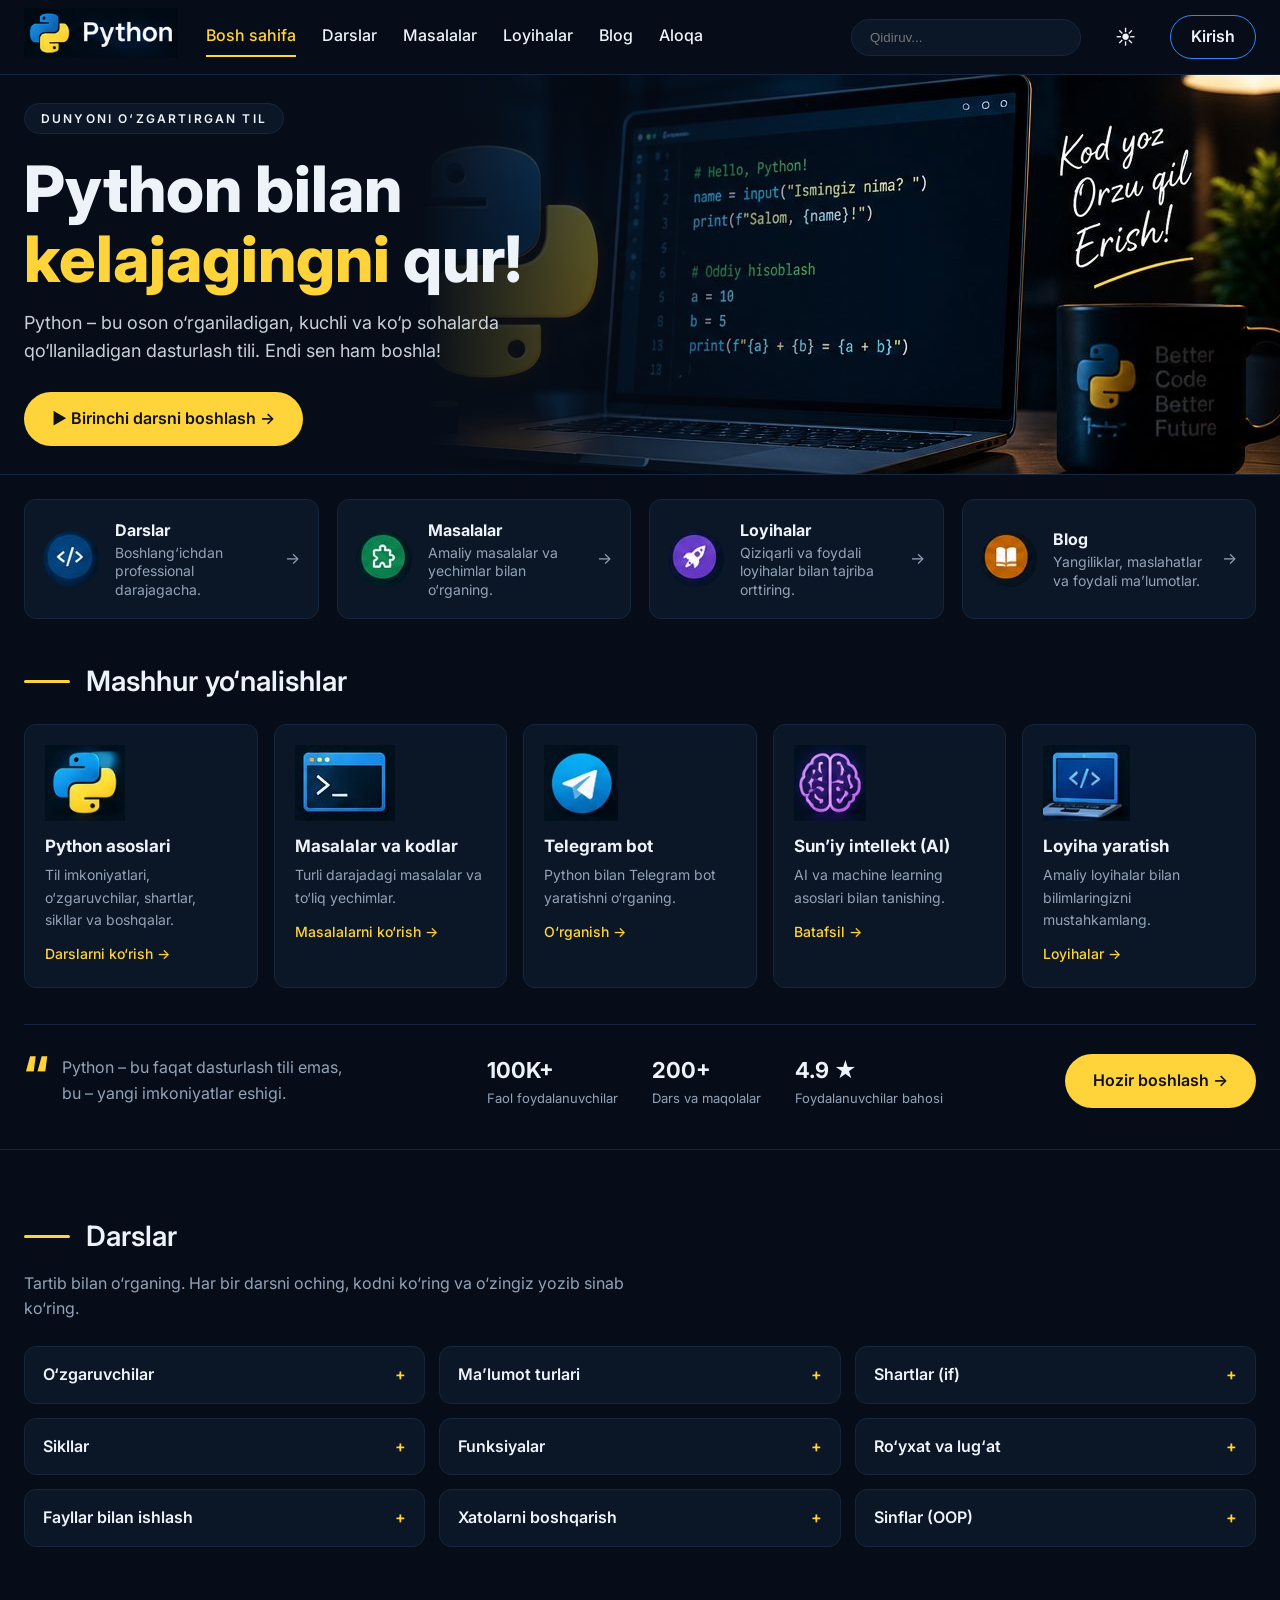
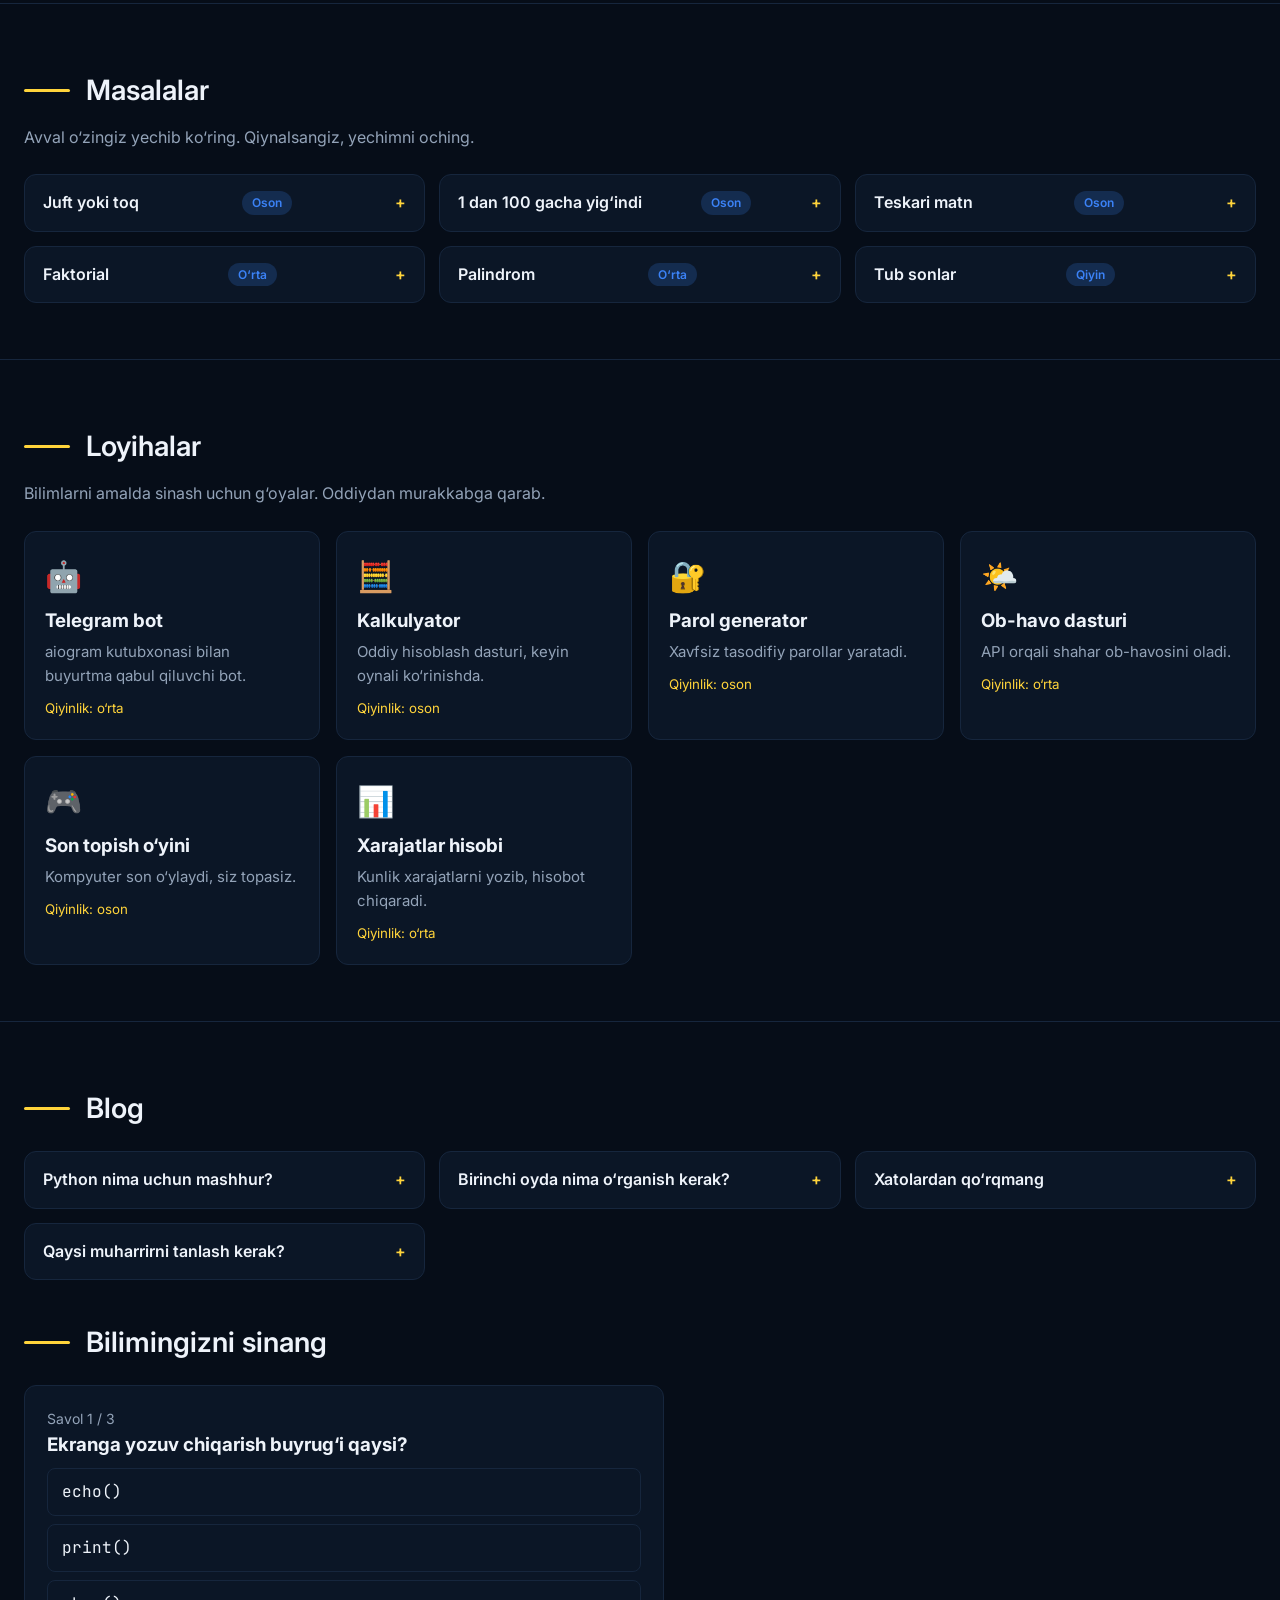
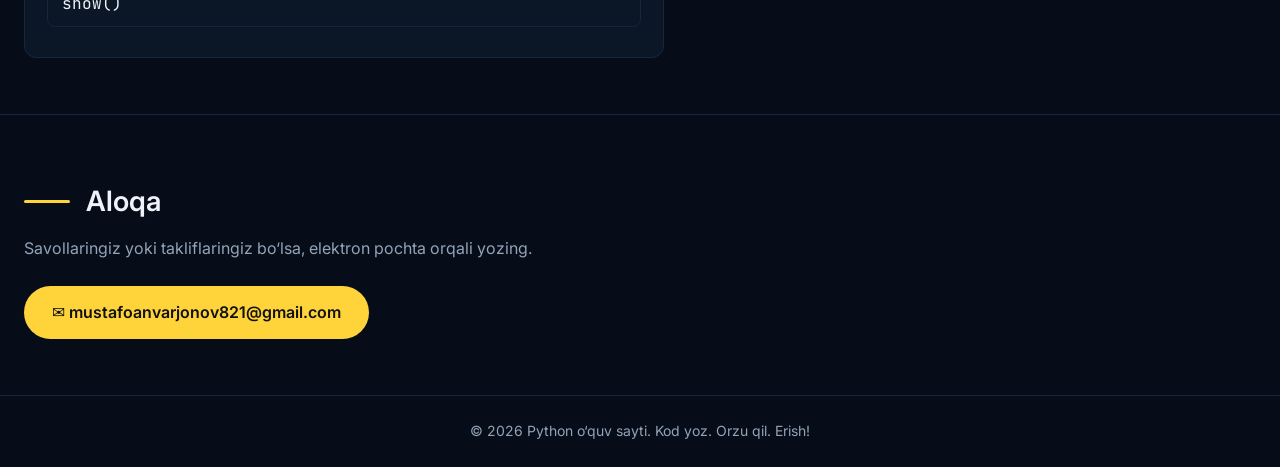
<file: index.html>
<!DOCTYPE html>
<html lang="uz" data-theme="dark">
<head>
<meta charset="utf-8">
<meta name="viewport" content="width=device-width, initial-scale=1">
<title>Python — kelajagingni qur</title>
<link href="https://fonts.googleapis.com/css2?family=Inter:wght@400;500;600;800&family=JetBrains+Mono:wght@400;600&display=swap" rel="stylesheet">
<style>
:root{--bg:#060d18;--card:#0b1626;--line:#16263d;--ink:#eef3fa;--mute:#93a3b8;--y:#ffd43b;--b:#3b82f6;--code:#050a12}
[data-theme=light]{--bg:#f4f7fb;--card:#fff;--line:#d8e0ec;--ink:#0d1b2e;--mute:#566a85;--code:#0d1b2e}
*{box-sizing:border-box;margin:0}
html{scroll-behavior:smooth;scroll-padding-top:80px}
body{font:16px/1.6 Inter,system-ui,sans-serif;background:var(--bg);color:var(--ink)}
.w{max-width:1300px;margin:0 auto;padding:0 24px}
a{color:inherit;text-decoration:none}button{font:inherit;cursor:pointer;color:inherit}
.mono,pre,code{font-family:'JetBrains Mono',monospace}
header{position:sticky;top:0;z-index:20;background:var(--bg);border-bottom:1px solid var(--line)}
header .w{display:flex;align-items:center;gap:28px;height:74px}
header img.l{height:50px}
nav{display:flex;gap:26px;flex:1}
nav a{padding:6px 0;border-bottom:2px solid transparent;font-weight:500}
nav a:hover,nav a.on{color:var(--y);border-color:var(--y)}
.s{background:var(--card);border:1px solid var(--line);border-radius:99px;padding:10px 18px;color:var(--ink);width:230px;outline:0}
.ib{background:none;border:0;font-size:20px}
.kir{border:1px solid var(--b);border-radius:99px;padding:8px 20px;font-weight:600;background:none}
.hero{position:relative;min-height:400px;display:flex;align-items:center;background:#050a14 url([data-uri]) right center/auto 100% no-repeat;border-bottom:1px solid var(--line)}
.hero::before{content:"";position:absolute;inset:0;background:linear-gradient(90deg,var(--bg) 33%,transparent 75%)}
[data-theme=light] .hero::before{background:linear-gradient(90deg,#f4f7fb 25%,rgba(244,247,251,.3) 75%)}
.hero .w{position:relative;width:100%}
.pill{display:inline-block;background:var(--card);border:1px solid var(--line);border-radius:99px;padding:5px 16px;letter-spacing:.18em;font-size:12px;font-weight:600}
.hero h1{font:800 clamp(38px,6vw,64px)/1.08 Inter;margin:20px 0 16px}
.hero h1 em{font-style:normal;color:var(--y)}
.hero p{max-width:480px;color:var(--ink);opacity:.85;margin-bottom:26px;font-size:18px}
.btn{display:inline-flex;gap:12px;align-items:center;background:var(--y);color:#111;font-weight:600;padding:14px 28px;border-radius:99px;border:0}
.quick{display:grid;grid-template-columns:repeat(auto-fit,minmax(250px,1fr));gap:18px;margin:24px 0 40px}
.q{display:flex;gap:16px;align-items:center;background:var(--card);border:1px solid var(--line);border-radius:12px;padding:18px}
.q:hover{border-color:var(--b)}
.q img{width:56px;height:56px;border-radius:50%}
.q b{display:block}.q span{color:var(--mute);font-size:14px;line-height:1.35;display:block}
.q i{margin-left:auto;font-style:normal;color:var(--mute)}
.h{display:flex;align-items:center;gap:16px;margin:8px 0 20px}
.h::before{content:"";width:46px;height:3px;border-radius:3px;background:var(--y)}
.h h2{font-size:28px;font-weight:600}
.paths{display:grid;grid-template-columns:repeat(auto-fit,minmax(200px,1fr));gap:16px;margin-bottom:36px}
.pa{background:var(--card);border:1px solid var(--line);border-radius:12px;padding:20px;display:block}
.pa:hover{border-color:var(--y)}
.pa img{height:76px;display:block;margin-bottom:12px}
.pa b{display:block;font-size:17px}.pa span{color:var(--mute);font-size:14px;display:block;margin:4px 0 10px}
.pa u{color:var(--y);text-decoration:none;font-weight:500;font-size:14px}
.bar{display:flex;flex-wrap:wrap;gap:24px;align-items:center;justify-content:space-between;border-top:1px solid var(--line);padding:28px 0 40px}
.qt{display:flex;gap:14px;max-width:340px;color:var(--mute)}.qt b{font-size:56px;line-height:.8;color:var(--y)}
.st{display:flex;gap:34px}.st div{font-size:13px;color:var(--mute)}.st b{display:block;font-size:22px;color:var(--ink)}
section.blk{padding:56px 0;border-top:1px solid var(--line)}
.lead{color:var(--mute);margin:-8px 0 24px;max-width:62ch}
.two{display:grid;grid-template-columns:repeat(auto-fit,minmax(340px,1fr));gap:14px}
details{background:var(--card);border:1px solid var(--line);border-radius:12px;padding:0 18px}
details[open]{border-color:var(--b)}
summary{cursor:pointer;padding:15px 0;font-weight:600;list-style:none;display:flex;justify-content:space-between;gap:10px}
summary::after{content:"+";color:var(--y)}details[open] summary::after{content:"–"}
details p{color:var(--mute);padding-bottom:12px}
pre{background:var(--code);color:#e6edf6;border-radius:8px;padding:14px;font-size:13px;line-height:1.65;overflow-x:auto;margin-bottom:14px}
.tag{font-size:12px;border-radius:99px;padding:2px 10px;background:#3b82f633;color:var(--b);font-weight:600;align-self:center}
.projs{display:grid;grid-template-columns:repeat(auto-fit,minmax(250px,1fr));gap:16px}
.pj{background:var(--card);border:1px solid var(--line);border-radius:12px;padding:20px}
.pj em{font-style:normal;font-size:30px}.pj h3{margin:6px 0 4px}.pj p{color:var(--mute);font-size:15px}
.pj small{display:block;margin-top:10px;color:var(--y)}
.quiz{background:var(--card);border:1px solid var(--line);border-radius:12px;padding:22px;max-width:640px}
.opt{display:block;width:100%;text-align:left;background:none;border:1px solid var(--line);border-radius:8px;padding:10px 14px;margin:8px 0}
.opt:hover{border-color:var(--b)}.opt.ok{border-color:#3ecf8e;background:#3ecf8e22}.opt.no{border-color:#ff6b6b;background:#ff6b6b22}
.ct{display:flex;flex-wrap:wrap;gap:12px;align-items:center}
footer{border-top:1px solid var(--line);padding:24px 0;color:var(--mute);text-align:center;font-size:14px}
.none{color:var(--mute)}
:focus-visible{outline:2px solid var(--y);outline-offset:2px}
@media(max-width:900px){nav{display:none}.s{flex:1;width:auto}header .w{gap:12px}.hero{background-size:cover;background-position:75% center}.hero::before{background:linear-gradient(90deg,var(--bg) 25%,rgba(6,13,24,.55))}}
</style>
</head>
<body>
<header><div class="w">
  <a href="#"><img class="l" src="[data-uri]" alt="Python"></a>
  <nav id="nav"><a class="on" href="#">Bosh sahifa</a><a href="#darslar">Darslar</a><a href="#masalalar">Masalalar</a><a href="#loyihalar">Loyihalar</a><a href="#blog">Blog</a><a href="#aloqa">Aloqa</a></nav>
  <input class="s" id="qs" placeholder="Qidiruv..." aria-label="Qidiruv">
  <button class="ib" id="th" aria-label="Rejim">☀</button>
  <a class="kir" href="#aloqa">Kirish</a>
</div></header>

<section class="hero"><div class="w">
  <span class="pill">DUNYONI O‘ZGARTIRGAN TIL</span>
  <h1>Python bilan<br><em>kelajagingni</em> qur!</h1>
  <p>Python – bu oson o‘rganiladigan, kuchli va ko‘p sohalarda qo‘llaniladigan dasturlash tili. Endi sen ham boshla!</p>
  <a class="btn" href="#darslar">▶ Birinchi darsni boshlash →</a>
</div></section>

<main class="w">
  <div class="quick">
    <a class="q" href="#darslar"><img src="[data-uri]" alt=""><div><b>Darslar</b><span>Boshlang‘ichdan professional darajagacha.</span></div><i>→</i></a>
    <a class="q" href="#masalalar"><img src="[data-uri]" alt=""><div><b>Masalalar</b><span>Amaliy masalalar va yechimlar bilan o‘rganing.</span></div><i>→</i></a>
    <a class="q" href="#loyihalar"><img src="[data-uri]" alt=""><div><b>Loyihalar</b><span>Qiziqarli va foydali loyihalar bilan tajriba orttiring.</span></div><i>→</i></a>
    <a class="q" href="#blog"><img src="[data-uri]" alt=""><div><b>Blog</b><span>Yangiliklar, maslahatlar va foydali ma’lumotlar.</span></div><i>→</i></a>
  </div>

  <div class="h"><h2>Mashhur yo‘nalishlar</h2></div>
  <div class="paths">
    <a class="pa" href="#darslar"><img src="[data-uri]" alt=""><b>Python asoslari</b><span>Til imkoniyatlari, o‘zgaruvchilar, shartlar, sikllar va boshqalar.</span><u>Darslarni ko‘rish →</u></a>
    <a class="pa" href="#masalalar"><img src="[data-uri]" alt=""><b>Masalalar va kodlar</b><span>Turli darajadagi masalalar va to‘liq yechimlar.</span><u>Masalalarni ko‘rish →</u></a>
    <a class="pa" href="#loyihalar"><img src="[data-uri]" alt=""><b>Telegram bot</b><span>Python bilan Telegram bot yaratishni o‘rganing.</span><u>O‘rganish →</u></a>
    <a class="pa" href="#blog"><img src="[data-uri]" alt=""><b>Sun’iy intellekt (AI)</b><span>AI va machine learning asoslari bilan tanishing.</span><u>Batafsil →</u></a>
    <a class="pa" href="#loyihalar"><img src="[data-uri]" alt=""><b>Loyiha yaratish</b><span>Amaliy loyihalar bilan bilimlaringizni mustahkamlang.</span><u>Loyihalar →</u></a>
  </div>

  <div class="bar">
    <div class="qt"><b>“</b><span>Python – bu faqat dasturlash tili emas, bu – yangi imkoniyatlar eshigi.</span></div>
    <div class="st"><div><b>100K+</b>Faol foydalanuvchilar</div><div><b>200+</b>Dars va maqolalar</div><div><b>4.9 ★</b>Foydalanuvchilar bahosi</div></div>
    <a class="btn" href="#darslar">Hozir boshlash →</a>
  </div>
</main>

<section class="blk" id="darslar"><div class="w">
  <div class="h"><h2>Darslar</h2></div>
  <p class="lead">Tartib bilan o‘rganing. Har bir darsni oching, kodni ko‘ring va o‘zingiz yozib sinab ko‘ring.</p>
  <div class="two" id="lessons"></div>
</div></section>

<section class="blk" id="masalalar"><div class="w">
  <div class="h"><h2>Masalalar</h2></div>
  <p class="lead">Avval o‘zingiz yechib ko‘ring. Qiynalsangiz, yechimni oching.</p>
  <div class="two" id="tasks"></div>
</div></section>

<section class="blk" id="loyihalar"><div class="w">
  <div class="h"><h2>Loyihalar</h2></div>
  <p class="lead">Bilimlarni amalda sinash uchun g‘oyalar. Oddiydan murakkabga qarab.</p>
  <div class="projs" id="projs"></div>
</div></section>

<section class="blk" id="blog"><div class="w">
  <div class="h"><h2>Blog</h2></div>
  <div class="two" id="posts"></div>
  <div class="h" style="margin-top:40px"><h2>Bilimingizni sinang</h2></div>
  <div class="quiz" id="quiz"></div>
</div></section>

<section class="blk" id="aloqa"><div class="w">
  <div class="h"><h2>Aloqa</h2></div>
  <p class="lead">Savollaringiz yoki takliflaringiz bo‘lsa, elektron pochta orqali yozing.</p>
  <div class="ct"><a class="btn" href="mailto:mustafoanvarjonov821@gmail.com">✉ mustafoanvarjonov821@gmail.com</a></div>
</div></section>
<footer>© 2026 Python o‘quv sayti. Kod yoz. Orzu qil. Erish!</footer>

<script>
var $=function(i){return document.getElementById(i)};
var LESSONS=[
["O‘zgaruvchilar","Ma’lumotni nomlab saqlash.",'ism = "Ali"\nyosh = 18\nprint(ism, yosh)'],
["Ma’lumot turlari","int, float, str, bool, list, dict.",'son = 5\nkasr = 3.14\nmatn = "salom"\nroyxat = [1, 2, 3]\nlugat = {"ism": "Ali"}'],
["Shartlar (if)","Qaror qabul qiladigan kod.",'yosh = 20\nif yosh >= 18:\n    print("Kattasan")\nelif yosh >= 12:\n    print("O‘smir")\nelse:\n    print("Kichkina")'],
["Sikllar","Bir ishni ko‘p marta bajarish.",'for i in range(1, 4):\n    print(i)\n\nn = 3\nwhile n > 0:\n    print(n)\n    n -= 1'],
["Funksiyalar","Kodni qayta ishlatish.",'def salom(ism):\n    return f"Salom, {ism}!"\n\nprint(salom("Vali"))'],
["Ro‘yxat va lug‘at","Ma’lumotlar to‘plami.",'mevalar = ["olma", "anor"]\nmevalar.append("nok")\nnarx = {"olma": 8000, "anor": 15000}\nprint(narx["anor"])'],
["Fayllar bilan ishlash","Faylni o‘qish va yozish.",'with open("a.txt", "w") as f:\n    f.write("Salom")\nwith open("a.txt") as f:\n    print(f.read())'],
["Xatolarni boshqarish","Dastur yiqilib tushmasligi uchun.",'try:\n    x = int("abc")\nexcept ValueError:\n    print("Bu son emas")'],
["Sinflar (OOP)","Obyektga yo‘naltirilgan dasturlash.",'class Mashina:\n    def __init__(self, nom):\n        self.nom = nom\n    def yur(self):\n        print(self.nom, "ketdi")\n\nMashina("Nexia").yur()']];
var TASKS=[
["Juft yoki toq","Son kiriting va u juft yoki toqligini chiqaring.",'n = int(input())\nprint("juft" if n % 2 == 0 else "toq")',"Oson"],
["1 dan 100 gacha yig‘indi","Barcha sonlarning yig‘indisini toping.",'print(sum(range(1, 101)))',"Oson"],
["Teskari matn","Kiritilgan so‘zni teskari chiqaring.",'s = input()\nprint(s[::-1])',"Oson"],
["Faktorial","n! ni hisoblang.",'def f(n):\n    return 1 if n <= 1 else n * f(n - 1)\nprint(f(5))',"O‘rta"],
["Palindrom","So‘z o‘ngdan ham chapdan ham bir xil o‘qiladimi?",'s = input().lower()\nprint(s == s[::-1])',"O‘rta"],
["Tub sonlar","1 dan 50 gacha tub sonlarni chiqaring.",'for n in range(2, 51):\n    if all(n % d for d in range(2, int(n**0.5) + 1)):\n        print(n, end=" ")',"Qiyin"]];
var PROJ=[["🤖","Telegram bot","aiogram kutubxonasi bilan buyurtma qabul qiluvchi bot.","Qiyinlik: o‘rta"],["🧮","Kalkulyator","Oddiy hisoblash dasturi, keyin oynali ko‘rinishda.","Qiyinlik: oson"],["🔐","Parol generator","Xavfsiz tasodifiy parollar yaratadi.","Qiyinlik: oson"],["🌤️","Ob-havo dasturi","API orqali shahar ob-havosini oladi.","Qiyinlik: o‘rta"],["🎮","Son topish o‘yini","Kompyuter son o‘ylaydi, siz topasiz.","Qiyinlik: oson"],["📊","Xarajatlar hisobi","Kunlik xarajatlarni yozib, hisobot chiqaradi.","Qiyinlik: o‘rta"]];
var POSTS=[["Python nima uchun mashhur?","Oddiy yozilishi, katta jamiyati va tayyor kutubxonalari tufayli. Bir tilda sayt, bot, tahlil va AI qilish mumkin."],["Birinchi oyda nima o‘rganish kerak?","O‘zgaruvchilar, shartlar, sikllar va funksiyalar. Har kuni 1 soat mashq qilsangiz, bir oyda asos tayyor."],["Xatolardan qo‘rqmang","Dasturchilar ham har kuni xato qiladi. Xato xabarini o‘qing, u nima noto‘g‘ri ekanini aytib turadi."],["Qaysi muharrirni tanlash kerak?","Boshlovchilar uchun VS Code yoki PyCharm Community qulay. Ikkalasi ham bepul."]];
function esc(s){return s.replace(/&/g,"&amp;").replace(/</g,"&lt;")}
function draw(q){
  q=(q||"").toLowerCase();var m=function(a){return a.join(" ").toLowerCase().indexOf(q)>-1};
  var L=LESSONS.filter(m).map(function(l,i){return '<details><summary><span>'+l[0]+'</span></summary><p>'+l[1]+'</p><pre>'+esc(l[2])+'</pre></details>'}).join("");
  var T=TASKS.filter(m).map(function(t){return '<details><summary><span>'+t[0]+'</span><span class="tag">'+t[3]+'</span></summary><p>'+t[1]+'</p><details style="margin-bottom:12px"><summary>Yechimni ko‘rish</summary><pre>'+esc(t[2])+'</pre></details></details>'}).join("");
  $("lessons").innerHTML=L||'<p class="none">Hech narsa topilmadi.</p>';
  $("tasks").innerHTML=T||'<p class="none">Hech narsa topilmadi.</p>';
  $("projs").innerHTML=PROJ.filter(m).map(function(p){return '<div class="pj"><em>'+p[0]+'</em><h3>'+p[1]+'</h3><p>'+p[2]+'</p><small>'+p[3]+'</small></div>'}).join("")||'<p class="none">Hech narsa topilmadi.</p>';
  $("posts").innerHTML=POSTS.filter(m).map(function(p){return '<details><summary>'+p[0]+'</summary><p>'+p[1]+'</p></details>'}).join("")||'<p class="none">Hech narsa topilmadi.</p>';
}
$("qs").oninput=function(e){draw(e.target.value)};
$("th").onclick=function(){var d=document.documentElement;d.dataset.theme=d.dataset.theme=="dark"?"light":"dark";this.textContent=d.dataset.theme=="dark"?"☀":"🌙"};
var Q=[["Ekranga yozuv chiqarish buyrug‘i qaysi?",["echo()","print()","show()"],1],["Funksiya qaysi so‘z bilan e’lon qilinadi?",["function","func","def"],2],["Ro‘yxatga element qo‘shish usuli qaysi?",["append()","add_new()","push_back()"],0]],qi=0,sc=0;
function ask(){var z=$("quiz");
  if(qi>=Q.length){z.innerHTML='<h3>Natija: '+sc+' / '+Q.length+'</h3><p style="color:var(--mute);margin:8px 0 14px">'+(sc==Q.length?"Ajoyib! Boshlashga tayyorsiz.":"Yaxshi boshlanish, darslarni takrorlang.")+'</p><button class="btn" id="ag">Qaytadan</button>';$("ag").onclick=function(){qi=0;sc=0;ask()};return}
  z.innerHTML='<p style="color:var(--mute);font-size:14px">Savol '+(qi+1)+' / '+Q.length+'</p><h3>'+Q[qi][0]+'</h3>'+Q[qi][1].map(function(t,j){return '<button class="opt mono" data-j="'+j+'">'+t+'</button>'}).join("")}
$("quiz").onclick=function(e){var b=e.target.closest(".opt");if(!b||b.disabled)return;var r=Q[qi][2];
  [].forEach.call(document.querySelectorAll(".opt"),function(o,x){o.disabled=true;if(x==r)o.classList.add("ok")});
  if(+b.dataset.j==r)sc++;else b.classList.add("no");setTimeout(function(){qi++;ask()},900)};
draw();ask();
</script>
</body>
</html>
</file>
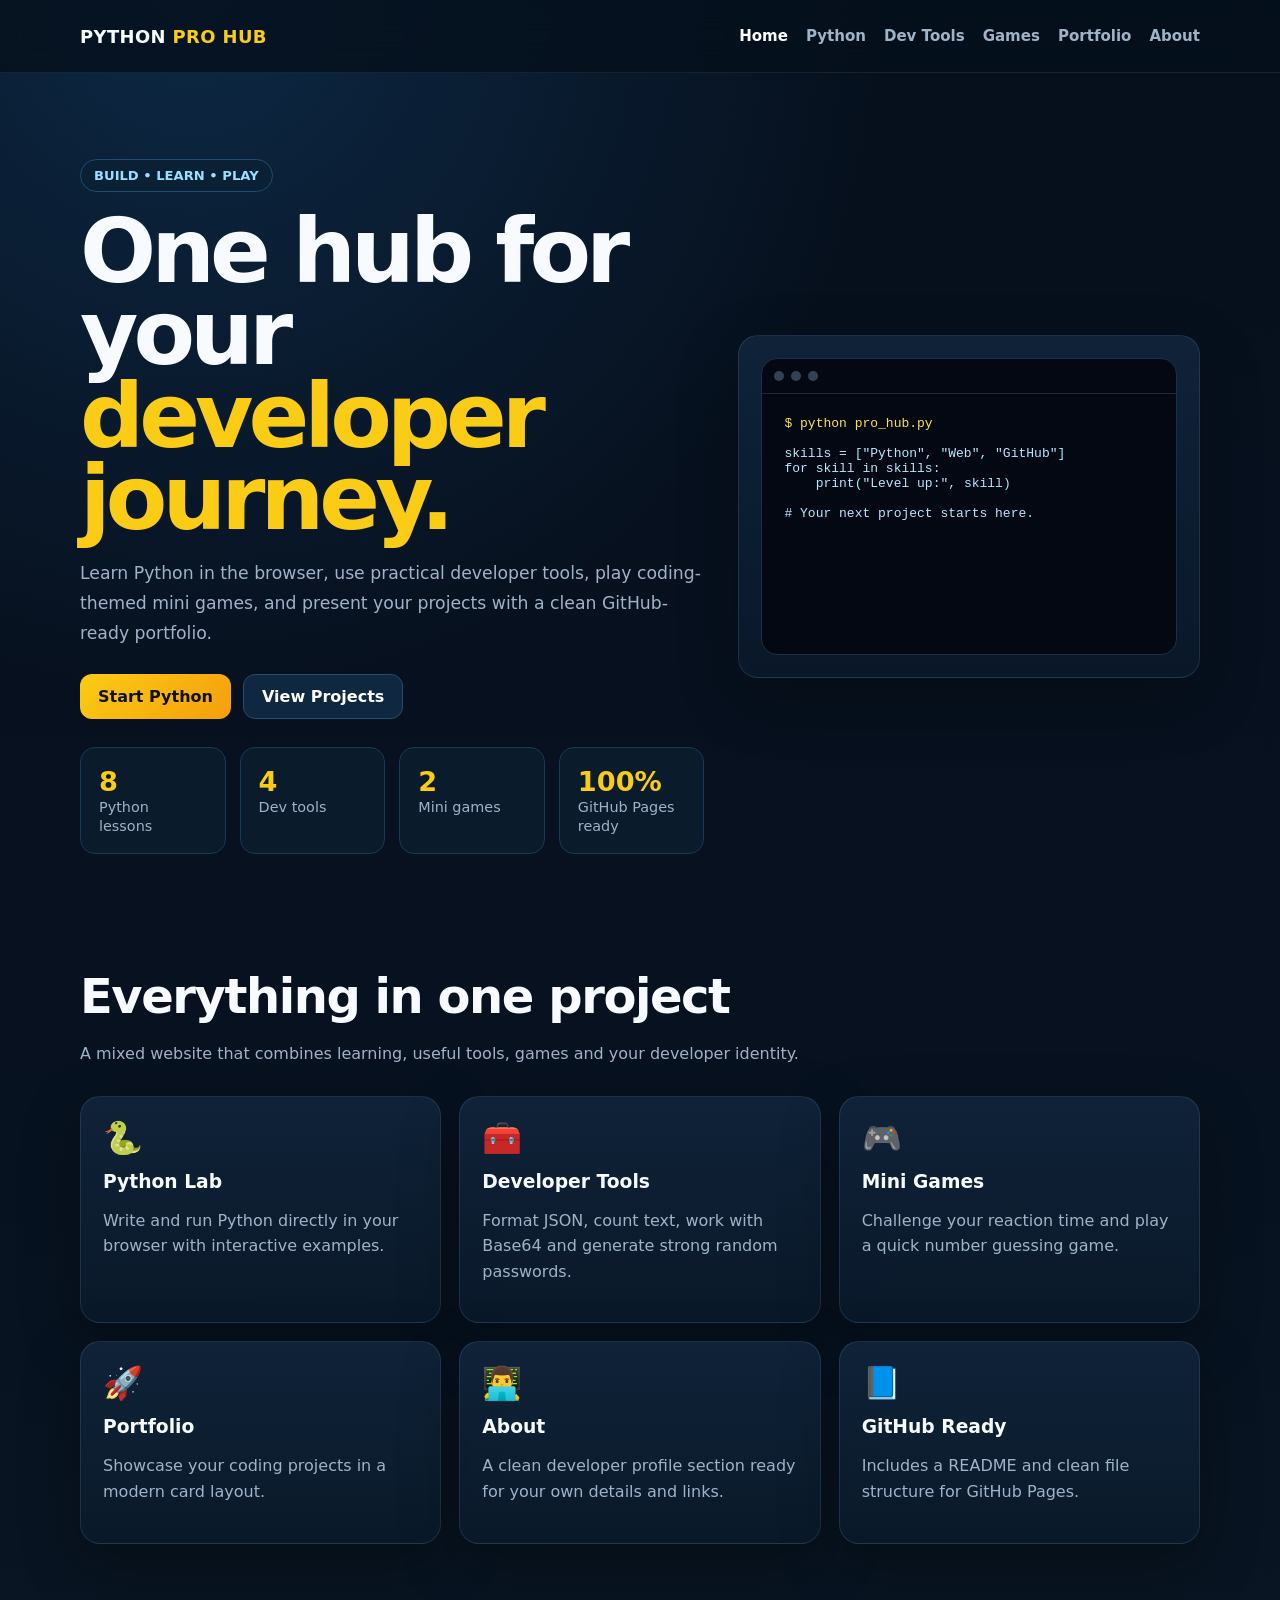
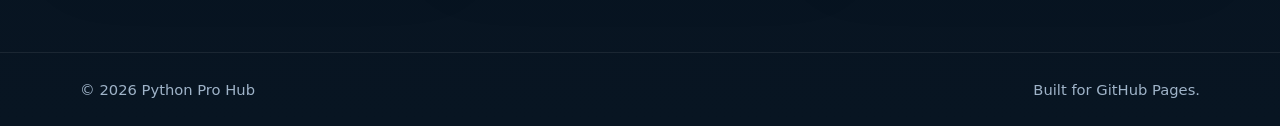
<file: python-pro-hub/index.html>
<!doctype html><html lang="en"><head><meta charset="utf-8"><meta name="viewport" content="width=device-width,initial-scale=1"><meta name="description" content="Python Pro Hub — learn Python, use developer tools, play mini games and explore projects."><title>Python Pro Hub</title><link rel="stylesheet" href="style.css"></head><body>
<nav class="nav"><div class="container nav-inner"><a class="brand" href="index.html">PYTHON <span>PRO HUB</span></a><div class="nav-links"><a href="index.html">Home</a><a href="python.html">Python</a><a href="tools.html">Dev Tools</a><a href="games.html">Games</a><a href="portfolio.html">Portfolio</a><a href="about.html">About</a></div><button class="btn btn-secondary mobile-menu" data-menu>Menu</button></div></nav>
<header class="hero"><div class="container hero-grid"><div><span class="kicker">BUILD • LEARN • PLAY</span><h1>One hub for your <span class="accent">developer journey.</span></h1><p>Learn Python in the browser, use practical developer tools, play coding-themed mini games, and present your projects with a clean GitHub-ready portfolio.</p><div class="actions"><a class="btn btn-primary" href="python.html">Start Python</a><a class="btn btn-secondary" href="portfolio.html">View Projects</a></div><div class="stats"><div class="stat"><b>8</b><span>Python lessons</span></div><div class="stat"><b>4</b><span>Dev tools</span></div><div class="stat"><b>2</b><span>Mini games</span></div><div class="stat"><b>100%</b><span>GitHub Pages ready</span></div></div></div><div class="hero-card"><div class="terminal"><div class="terminal-top"><span class="dot"></span><span class="dot"></span><span class="dot"></span></div><pre><span class="yellow">$ python pro_hub.py</span>

skills = ["Python", "Web", "GitHub"]
for skill in skills:
    print("Level up:", skill)

# Your next project starts here.</pre></div></div></div></header>
<section class="section"><div class="container"><h2>Everything in one project</h2><p class="section-lead">A mixed website that combines learning, useful tools, games and your developer identity.</p><div class="grid"><a class="card" href="python.html"><div class="icon">🐍</div><h3>Python Lab</h3><p>Write and run Python directly in your browser with interactive examples.</p></a><a class="card" href="tools.html"><div class="icon">🧰</div><h3>Developer Tools</h3><p>Format JSON, count text, work with Base64 and generate strong random passwords.</p></a><a class="card" href="games.html"><div class="icon">🎮</div><h3>Mini Games</h3><p>Challenge your reaction time and play a quick number guessing game.</p></a><a class="card" href="portfolio.html"><div class="icon">🚀</div><h3>Portfolio</h3><p>Showcase your coding projects in a modern card layout.</p></a><a class="card" href="about.html"><div class="icon">👨‍💻</div><h3>About</h3><p>A clean developer profile section ready for your own details and links.</p></a><a class="card" href="README.md"><div class="icon">📘</div><h3>GitHub Ready</h3><p>Includes a README and clean file structure for GitHub Pages.</p></a></div></div></section>
<footer class="footer"><div class="container footer-inner"><span>© <span data-year></span> Python Pro Hub</span><span>Built for GitHub Pages.</span></div></footer><script src="app.js"></script></body></html>
</file>
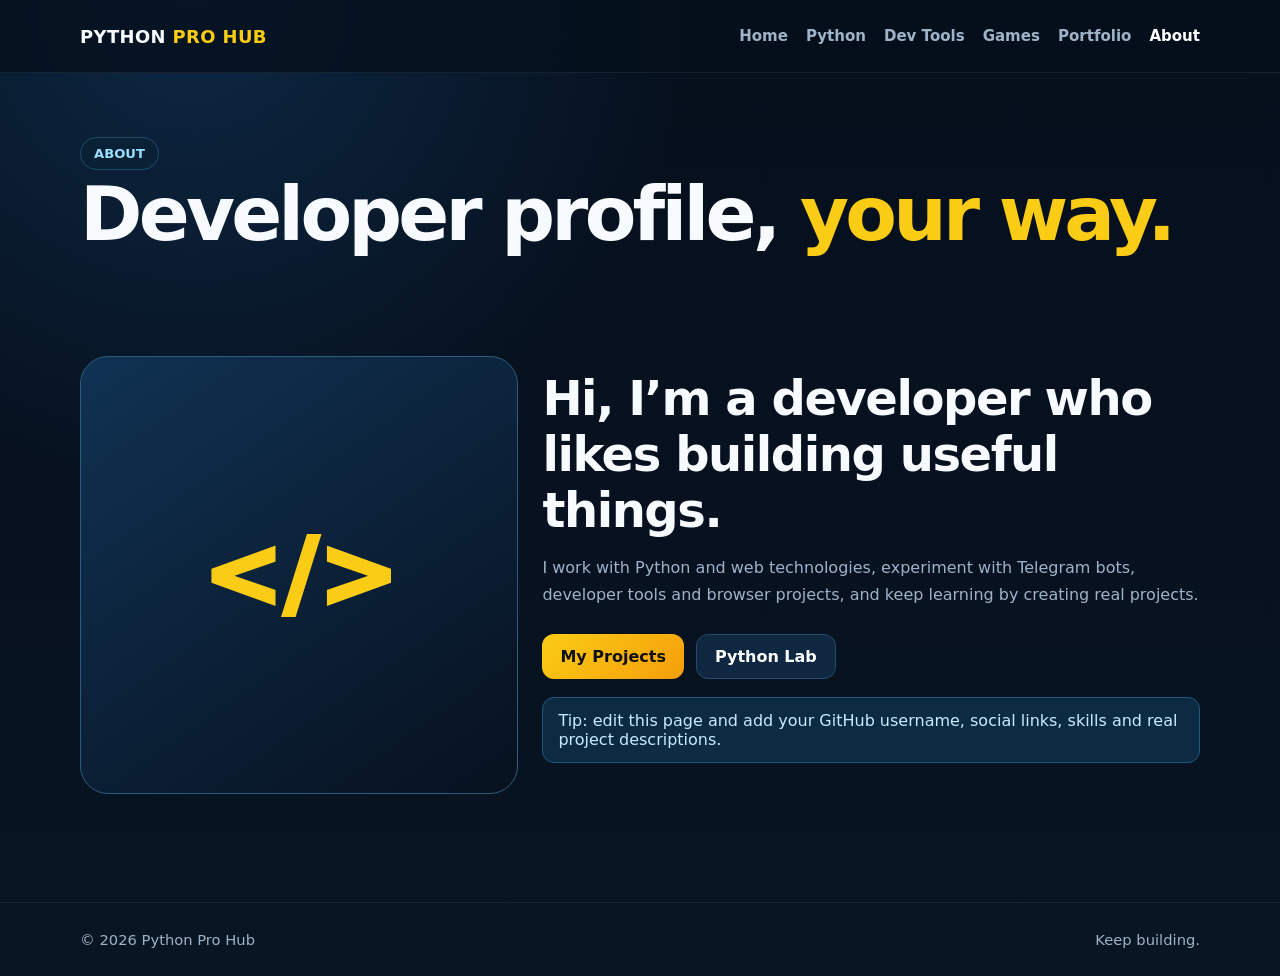
<file: python-pro-hub/about.html>
<!doctype html><html lang="en"><head><meta charset="utf-8"><meta name="viewport" content="width=device-width,initial-scale=1"><title>About — Python Pro Hub</title><link rel="stylesheet" href="style.css"></head><body><nav class="nav"><div class="container nav-inner"><a class="brand" href="index.html">PYTHON <span>PRO HUB</span></a><div class="nav-links"><a href="index.html">Home</a><a href="python.html">Python</a><a href="tools.html">Dev Tools</a><a href="games.html">Games</a><a href="portfolio.html">Portfolio</a><a href="about.html">About</a></div><button class="btn btn-secondary mobile-menu" data-menu>Menu</button></div></nav><header class="page-head"><div class="container"><span class="kicker">ABOUT</span><h1>Developer profile, <span class="accent">your way.</span></h1></div></header><main class="section"><div class="container about-box"><div class="avatar">&lt;/&gt;</div><div><h2>Hi, I’m a developer who likes building useful things.</h2><p class="section-lead">I work with Python and web technologies, experiment with Telegram bots, developer tools and browser projects, and keep learning by creating real projects.</p><div class="actions"><a class="btn btn-primary" href="portfolio.html">My Projects</a><a class="btn btn-secondary" href="python.html">Python Lab</a></div><div class="notice">Tip: edit this page and add your GitHub username, social links, skills and real project descriptions.</div></div></div></main><footer class="footer"><div class="container footer-inner"><span>© <span data-year></span> Python Pro Hub</span><span>Keep building.</span></div></footer><script src="app.js"></script></body></html>
</file>
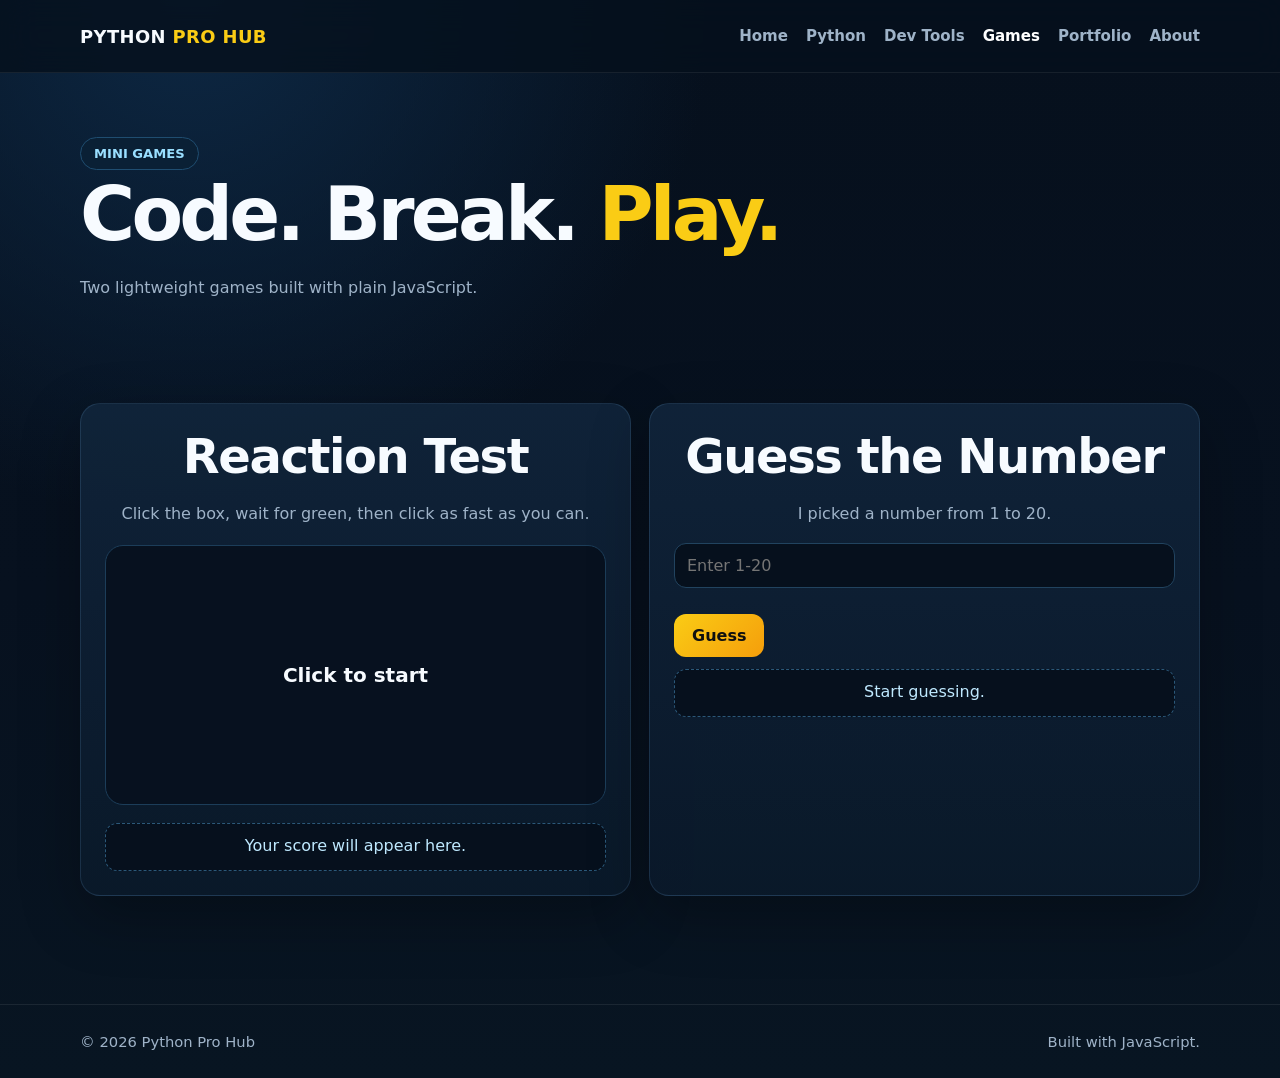
<file: python-pro-hub/games.html>
<!doctype html><html lang="en"><head><meta charset="utf-8"><meta name="viewport" content="width=device-width,initial-scale=1"><title>Games — Python Pro Hub</title><link rel="stylesheet" href="style.css"></head><body><nav class="nav"><div class="container nav-inner"><a class="brand" href="index.html">PYTHON <span>PRO HUB</span></a><div class="nav-links"><a href="index.html">Home</a><a href="python.html">Python</a><a href="tools.html">Dev Tools</a><a href="games.html">Games</a><a href="portfolio.html">Portfolio</a><a href="about.html">About</a></div><button class="btn btn-secondary mobile-menu" data-menu>Menu</button></div></nav><header class="page-head"><div class="container"><span class="kicker">MINI GAMES</span><h1>Code. Break. <span class="accent">Play.</span></h1><p>Two lightweight games built with plain JavaScript.</p></div></header><main class="section"><div class="container tools-grid"><section class="game-box"><h2>Reaction Test</h2><p class="section-lead">Click the box, wait for green, then click as fast as you can.</p><div class="game-stage" id="reactionStage">Click to start</div><div class="result" id="reactionScore">Your score will appear here.</div></section><section class="game-box"><h2>Guess the Number</h2><p class="section-lead">I picked a number from 1 to 20.</p><input class="field" id="guessInput" type="number" min="1" max="20" placeholder="Enter 1-20"><div class="actions"><button class="btn btn-primary" id="guessBtn">Guess</button></div><div class="result" id="guessMsg">Start guessing.</div></section></div></main><footer class="footer"><div class="container footer-inner"><span>© <span data-year></span> Python Pro Hub</span><span>Built with JavaScript.</span></div></footer><script src="app.js"></script><script src="games.js"></script></body></html>
</file>
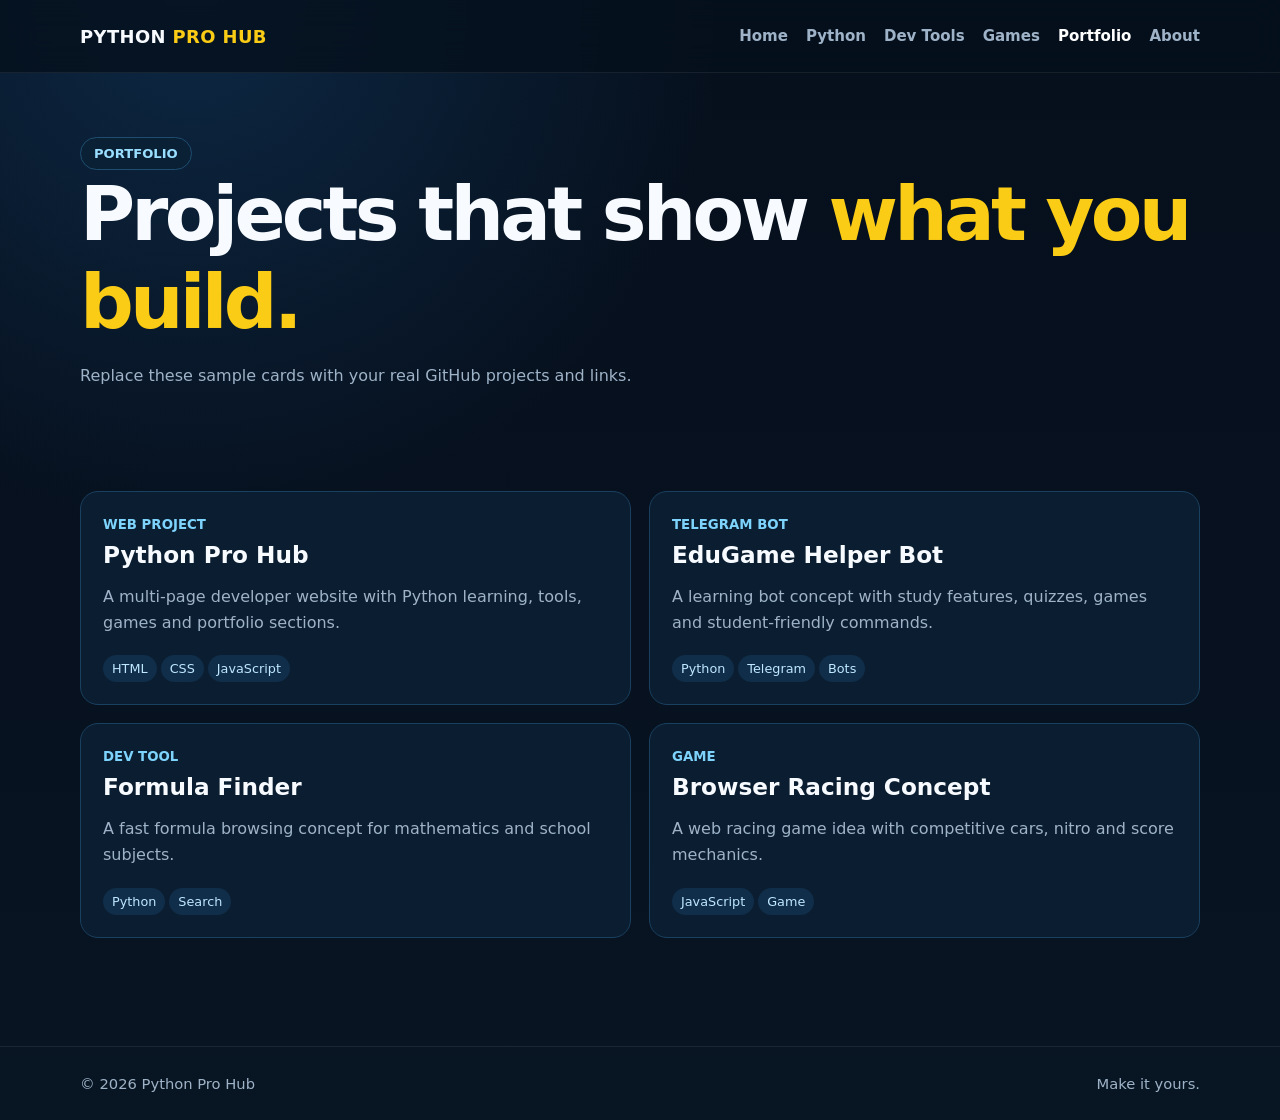
<file: python-pro-hub/portfolio.html>
<!doctype html><html lang="en"><head><meta charset="utf-8"><meta name="viewport" content="width=device-width,initial-scale=1"><title>Portfolio — Python Pro Hub</title><link rel="stylesheet" href="style.css"></head><body><nav class="nav"><div class="container nav-inner"><a class="brand" href="index.html">PYTHON <span>PRO HUB</span></a><div class="nav-links"><a href="index.html">Home</a><a href="python.html">Python</a><a href="tools.html">Dev Tools</a><a href="games.html">Games</a><a href="portfolio.html">Portfolio</a><a href="about.html">About</a></div><button class="btn btn-secondary mobile-menu" data-menu>Menu</button></div></nav><header class="page-head"><div class="container"><span class="kicker">PORTFOLIO</span><h1>Projects that show <span class="accent">what you build.</span></h1><p>Replace these sample cards with your real GitHub projects and links.</p></div></header><main class="section"><div class="container portfolio-grid"><article class="project"><small>WEB PROJECT</small><h3>Python Pro Hub</h3><p>A multi-page developer website with Python learning, tools, games and portfolio sections.</p><span class="tag">HTML</span><span class="tag">CSS</span><span class="tag">JavaScript</span></article><article class="project"><small>TELEGRAM BOT</small><h3>EduGame Helper Bot</h3><p>A learning bot concept with study features, quizzes, games and student-friendly commands.</p><span class="tag">Python</span><span class="tag">Telegram</span><span class="tag">Bots</span></article><article class="project"><small>DEV TOOL</small><h3>Formula Finder</h3><p>A fast formula browsing concept for mathematics and school subjects.</p><span class="tag">Python</span><span class="tag">Search</span></article><article class="project"><small>GAME</small><h3>Browser Racing Concept</h3><p>A web racing game idea with competitive cars, nitro and score mechanics.</p><span class="tag">JavaScript</span><span class="tag">Game</span></article></div></main><footer class="footer"><div class="container footer-inner"><span>© <span data-year></span> Python Pro Hub</span><span>Make it yours.</span></div></footer><script src="app.js"></script></body></html>
</file>
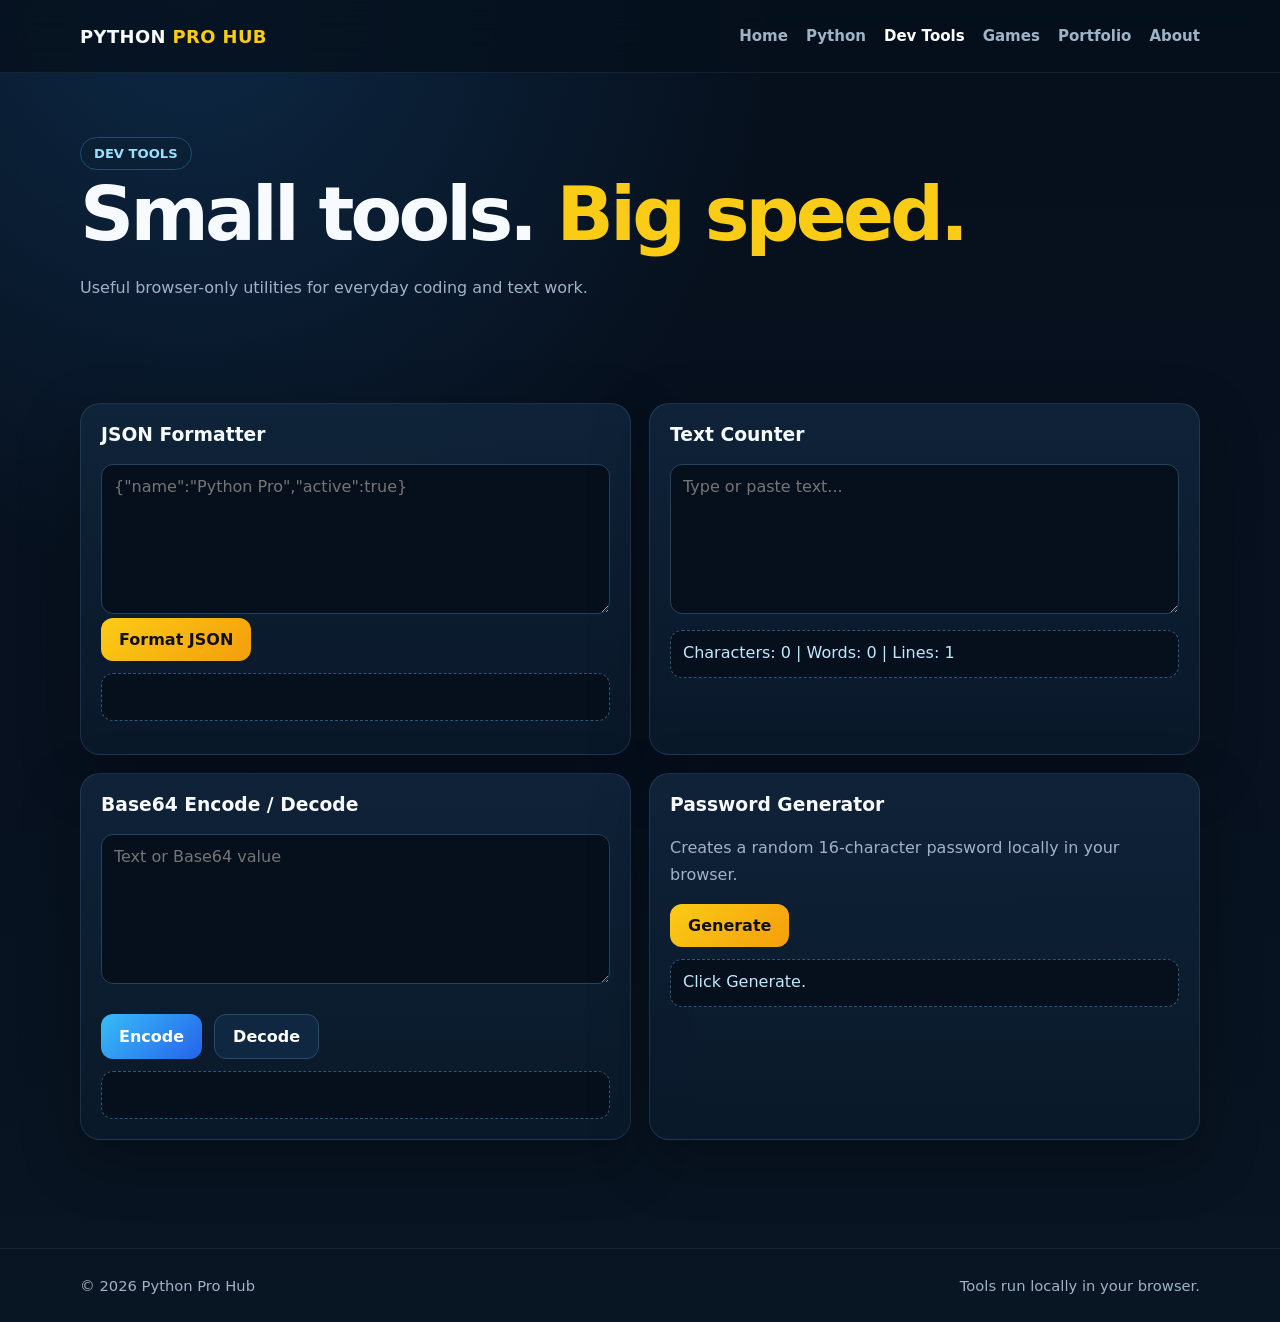
<file: python-pro-hub/tools.html>
<!doctype html><html lang="en"><head><meta charset="utf-8"><meta name="viewport" content="width=device-width,initial-scale=1"><title>Dev Tools — Python Pro Hub</title><link rel="stylesheet" href="style.css"></head><body><nav class="nav"><div class="container nav-inner"><a class="brand" href="index.html">PYTHON <span>PRO HUB</span></a><div class="nav-links"><a href="index.html">Home</a><a href="python.html">Python</a><a href="tools.html">Dev Tools</a><a href="games.html">Games</a><a href="portfolio.html">Portfolio</a><a href="about.html">About</a></div><button class="btn btn-secondary mobile-menu" data-menu>Menu</button></div></nav>
<header class="page-head"><div class="container"><span class="kicker">DEV TOOLS</span><h1>Small tools. <span class="accent">Big speed.</span></h1><p>Useful browser-only utilities for everyday coding and text work.</p></div></header><main class="section"><div class="container tools-grid"><section class="tool"><h3>JSON Formatter</h3><textarea id="jsonInput" class="field area" placeholder='{"name":"Python Pro","active":true}'></textarea><button class="btn btn-primary" id="formatJson">Format JSON</button><pre class="result" id="jsonResult"></pre></section><section class="tool"><h3>Text Counter</h3><textarea id="countText" class="field area" placeholder="Type or paste text..."></textarea><div class="result" id="countResult">Characters: 0 | Words: 0 | Lines: 1</div></section><section class="tool"><h3>Base64 Encode / Decode</h3><textarea id="base64Input" class="field area" placeholder="Text or Base64 value"></textarea><div class="actions"><button class="btn btn-blue" id="encodeBtn">Encode</button><button class="btn btn-secondary" id="decodeBtn">Decode</button></div><div class="result" id="base64Result"></div></section><section class="tool"><h3>Password Generator</h3><p class="section-lead">Creates a random 16-character password locally in your browser.</p><button class="btn btn-primary" id="genPass">Generate</button><div class="result" id="passResult">Click Generate.</div></section></div></main><footer class="footer"><div class="container footer-inner"><span>© <span data-year></span> Python Pro Hub</span><span>Tools run locally in your browser.</span></div></footer><script src="app.js"></script><script src="tools.js"></script></body></html>
</file>
<file: python-pro-hub/style.css>
:root{--bg:#07111f;--panel:#0d1b2a;--panel2:#10243a;--text:#f7fbff;--muted:#9fb3c8;--blue:#38bdf8;--yellow:#facc15;--line:#1f3a56;--success:#34d399;--danger:#fb7185;--shadow:0 20px 60px rgba(0,0,0,.28)}
*{box-sizing:border-box}html{scroll-behavior:smooth}body{margin:0;font-family:Inter,ui-sans-serif,system-ui,-apple-system,Segoe UI,Roboto,Arial;background:radial-gradient(circle at 15% 0,#0d2844 0,transparent 34%),linear-gradient(180deg,#06101d,#07111f 55%,#081522);color:var(--text);min-height:100vh}a{color:inherit;text-decoration:none}button,input,textarea,select{font:inherit}.container{width:min(1120px,92%);margin:auto}.nav{position:sticky;top:0;z-index:50;background:rgba(6,16,29,.82);backdrop-filter:blur(16px);border-bottom:1px solid rgba(255,255,255,.07)}.nav-inner{display:flex;align-items:center;justify-content:space-between;min-height:72px;gap:22px}.brand{font-weight:900;letter-spacing:.4px;font-size:1.12rem}.brand span{color:var(--yellow)}.nav-links{display:flex;gap:18px;flex-wrap:wrap}.nav-links a{color:var(--muted);font-weight:700;font-size:.94rem}.nav-links a:hover,.nav-links a.active{color:white}.hero{padding:86px 0 56px}.hero-grid{display:grid;grid-template-columns:1.15fr .85fr;gap:34px;align-items:center}.kicker{display:inline-flex;border:1px solid #1f4d70;background:#0a2035;color:#9adfff;border-radius:999px;padding:8px 13px;font-weight:800;font-size:.82rem}.hero h1{font-size:clamp(2.7rem,7vw,5.7rem);line-height:.92;margin:18px 0;letter-spacing:-.055em}.accent{color:var(--yellow)}.hero p{color:var(--muted);font-size:1.08rem;max-width:690px;line-height:1.75}.actions{display:flex;gap:12px;flex-wrap:wrap;margin-top:26px}.btn{border:0;border-radius:12px;padding:12px 18px;font-weight:900;cursor:pointer;display:inline-flex;align-items:center;justify-content:center;gap:8px}.btn-primary{background:linear-gradient(135deg,var(--yellow),#f59e0b);color:#101010}.btn-secondary{background:#0f2740;color:white;border:1px solid #244c6c}.btn-blue{background:linear-gradient(135deg,#38bdf8,#2563eb);color:white}.hero-card,.card,.tool,.editor-wrap,.game-box{background:linear-gradient(180deg,rgba(16,36,58,.95),rgba(10,25,42,.95));border:1px solid rgba(111,175,225,.16);box-shadow:var(--shadow);border-radius:20px}.hero-card{padding:22px}.terminal{background:#030812;border-radius:16px;border:1px solid #1b3046;overflow:hidden}.terminal-top{display:flex;gap:7px;padding:12px;border-bottom:1px solid #17283a}.dot{width:10px;height:10px;border-radius:50%;background:#334155}.terminal pre{margin:0;padding:22px;color:#b7e6ff;min-height:260px;white-space:pre-wrap}.terminal .yellow{color:#fde047}.section{padding:58px 0}.section h2{font-size:clamp(1.8rem,4vw,3rem);margin:0 0 10px;letter-spacing:-.03em}.section-lead{color:var(--muted);max-width:760px;line-height:1.7}.grid{display:grid;grid-template-columns:repeat(3,1fr);gap:18px;margin-top:28px}.card{padding:22px}.card .icon{font-size:2rem}.card h3{margin:14px 0 8px}.card p{color:var(--muted);line-height:1.6}.stats{display:grid;grid-template-columns:repeat(4,1fr);gap:14px;margin-top:28px}.stat{padding:18px;border-radius:15px;background:#0a1b2c;border:1px solid #183a56}.stat b{display:block;font-size:1.7rem;color:var(--yellow)}.stat span{color:var(--muted);font-size:.9rem}.page-head{padding:64px 0 28px}.page-head h1{font-size:clamp(2.4rem,6vw,4.7rem);margin:0 0 12px;letter-spacing:-.05em}.page-head p{color:var(--muted);max-width:780px;line-height:1.7}.editor-grid{display:grid;grid-template-columns:1fr 1fr;gap:18px}.editor-wrap{overflow:hidden}.editor-head{display:flex;align-items:center;justify-content:space-between;padding:12px 16px;border-bottom:1px solid var(--line)}.editor-head b{font-size:.94rem}.code-editor{width:100%;min-height:340px;resize:vertical;background:#030913;color:#d9f2ff;border:0;padding:18px;outline:0;font-family:"Cascadia Code",Consolas,monospace;line-height:1.6}.output{margin:0;min-height:340px;padding:18px;background:#02070d;color:#9ff7ca;white-space:pre-wrap;overflow:auto}.lesson-list{display:grid;grid-template-columns:repeat(2,1fr);gap:14px;margin:26px 0}.lesson{padding:18px;border:1px solid #1a405f;border-radius:16px;background:#0b1d30;cursor:pointer}.lesson:hover{transform:translateY(-2px);border-color:#3375a5}.lesson h3{margin:0 0 8px}.lesson p{margin:0;color:var(--muted)}.tools-grid{display:grid;grid-template-columns:repeat(2,1fr);gap:18px}.tool{padding:20px}.tool h3{margin-top:0}.field{width:100%;background:#06101d;border:1px solid #21435f;color:white;border-radius:12px;padding:12px;outline:none}.area{min-height:150px;resize:vertical}.result{margin-top:12px;padding:12px;border-radius:12px;background:#06101d;border:1px dashed #2b5879;color:#bfe9ff;min-height:48px;white-space:pre-wrap;word-break:break-word}.game-box{padding:24px;text-align:center}.game-stage{height:260px;border-radius:18px;background:#07111f;border:1px solid #1c3d59;display:flex;align-items:center;justify-content:center;margin:18px 0;font-size:1.25rem;font-weight:900;cursor:pointer;user-select:none}.game-stage.ready{background:#103c2b}.game-stage.wait{background:#432318}.portfolio-grid{display:grid;grid-template-columns:repeat(2,1fr);gap:18px}.project{padding:22px;border-radius:18px;background:#0b1e31;border:1px solid #1a405f}.project small{color:#7dd3fc;font-weight:800}.project h3{font-size:1.45rem;margin:8px 0}.project p{color:var(--muted);line-height:1.6}.tag{display:inline-block;padding:6px 9px;margin:4px 4px 0 0;border-radius:999px;background:#102e49;color:#bfe7ff;font-size:.8rem}.about-box{display:grid;grid-template-columns:.8fr 1.2fr;gap:24px;align-items:center}.avatar{aspect-ratio:1;border-radius:28px;background:linear-gradient(145deg,#103253,#07111f);display:grid;place-items:center;border:1px solid #2d5d7e;font-size:6rem;font-weight:1000;color:var(--yellow)}.footer{margin-top:50px;border-top:1px solid rgba(255,255,255,.08);padding:28px 0;color:var(--muted);font-size:.92rem}.footer-inner{display:flex;justify-content:space-between;gap:16px;flex-wrap:wrap}.notice{padding:13px 15px;border-radius:12px;background:#0d2b40;border:1px solid #1c5a7d;color:#c7ecff;margin:18px 0}.mobile-menu{display:none}.hidden{display:none!important}@media(max-width:860px){.hero-grid,.editor-grid,.about-box{grid-template-columns:1fr}.grid{grid-template-columns:1fr 1fr}.stats{grid-template-columns:1fr 1fr}.tools-grid,.portfolio-grid{grid-template-columns:1fr}.hero{padding-top:50px}.hero-card{order:-1}.nav-links{display:none;position:absolute;top:72px;left:4%;right:4%;background:#071522;border:1px solid #1d3b53;border-radius:16px;padding:16px;flex-direction:column}.nav-links.open{display:flex}.mobile-menu{display:inline-flex}.lesson-list{grid-template-columns:1fr}}@media(max-width:560px){.grid,.stats{grid-template-columns:1fr}.hero h1{font-size:3rem}.container{width:min(94%,1120px)}}
</file>
